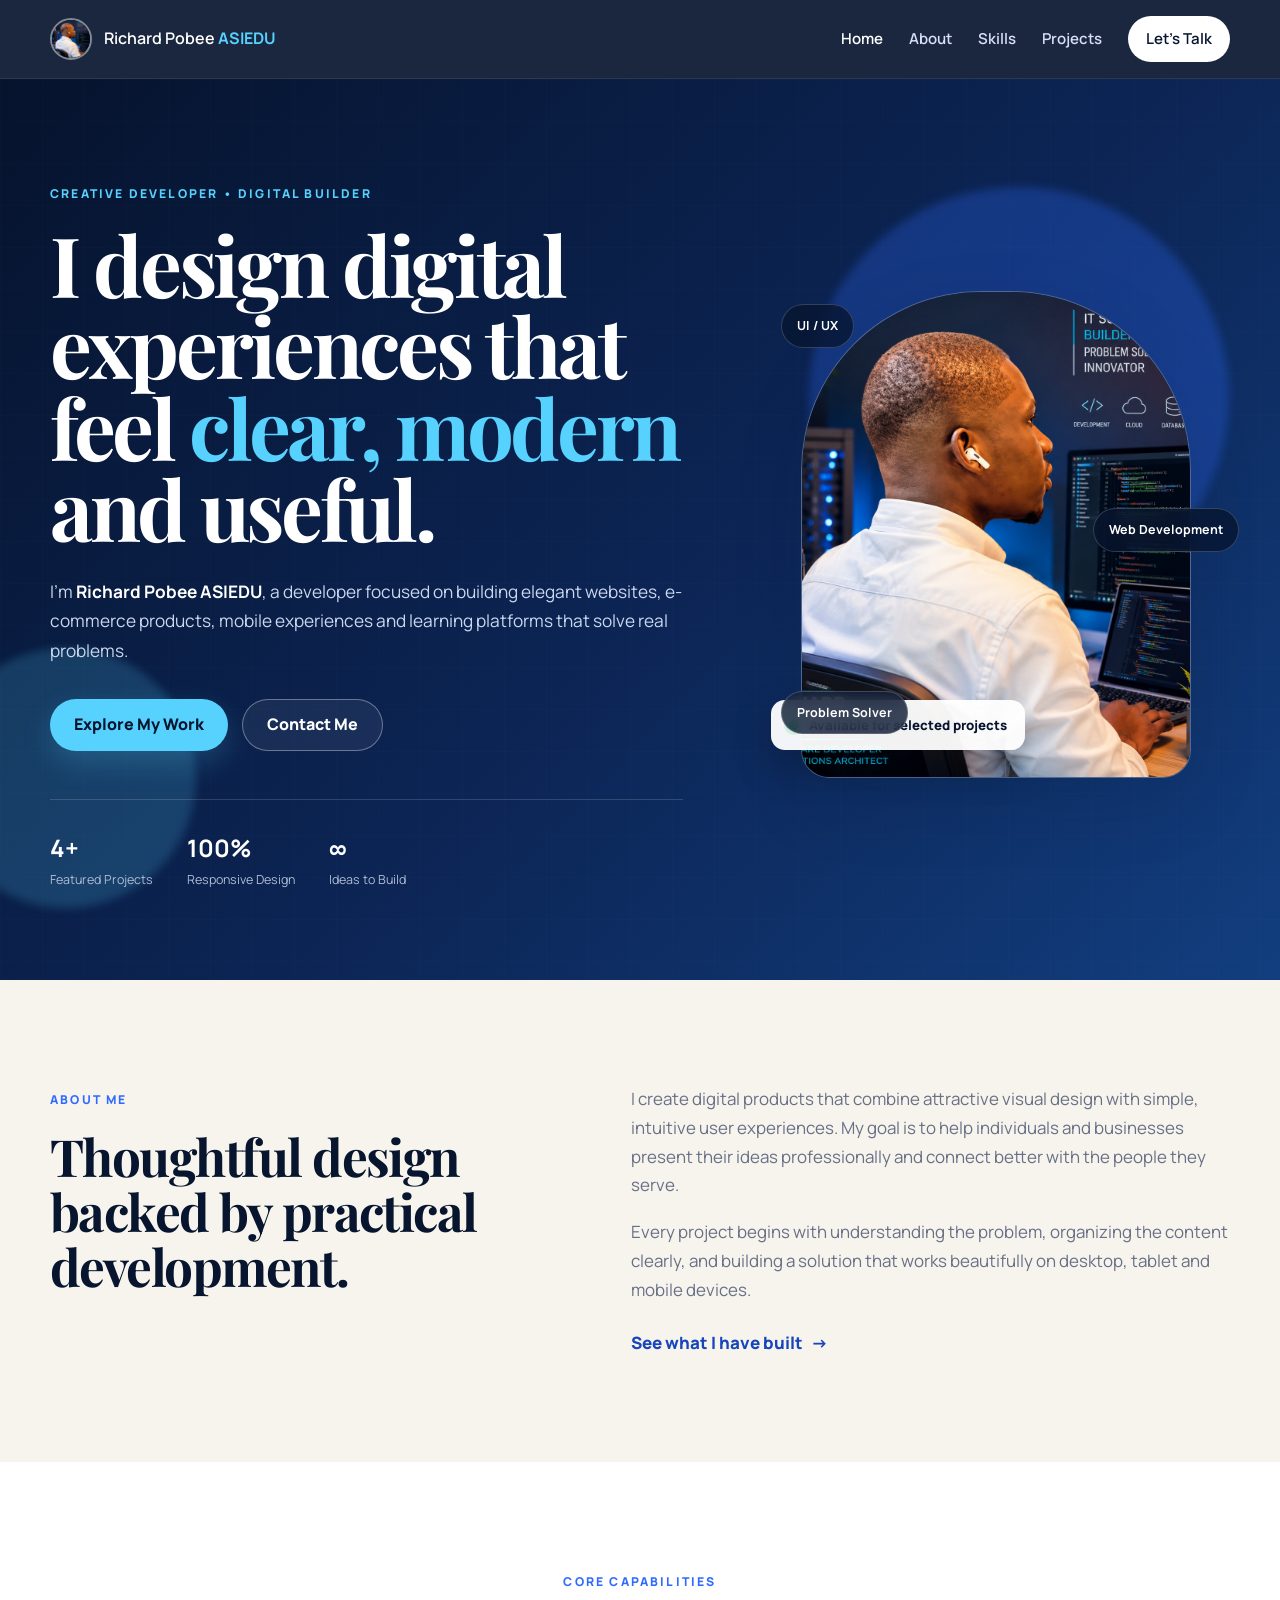
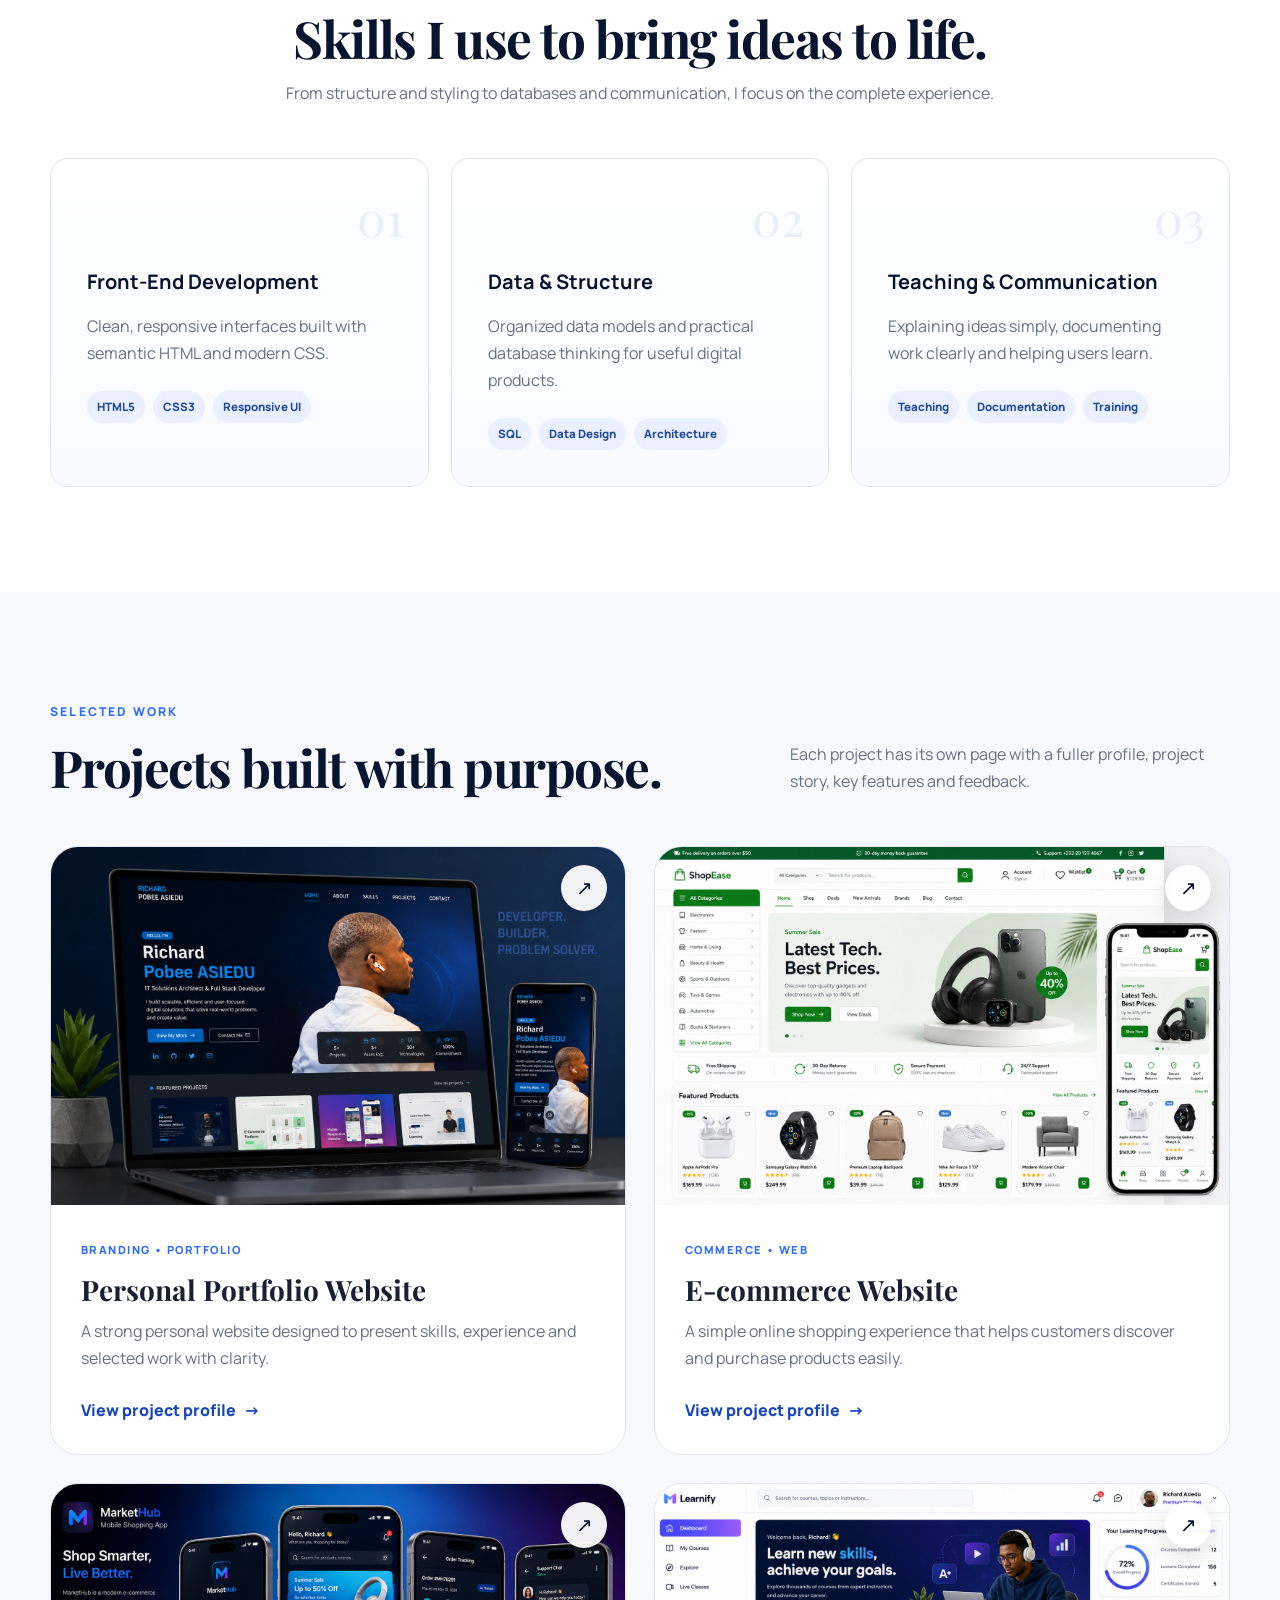
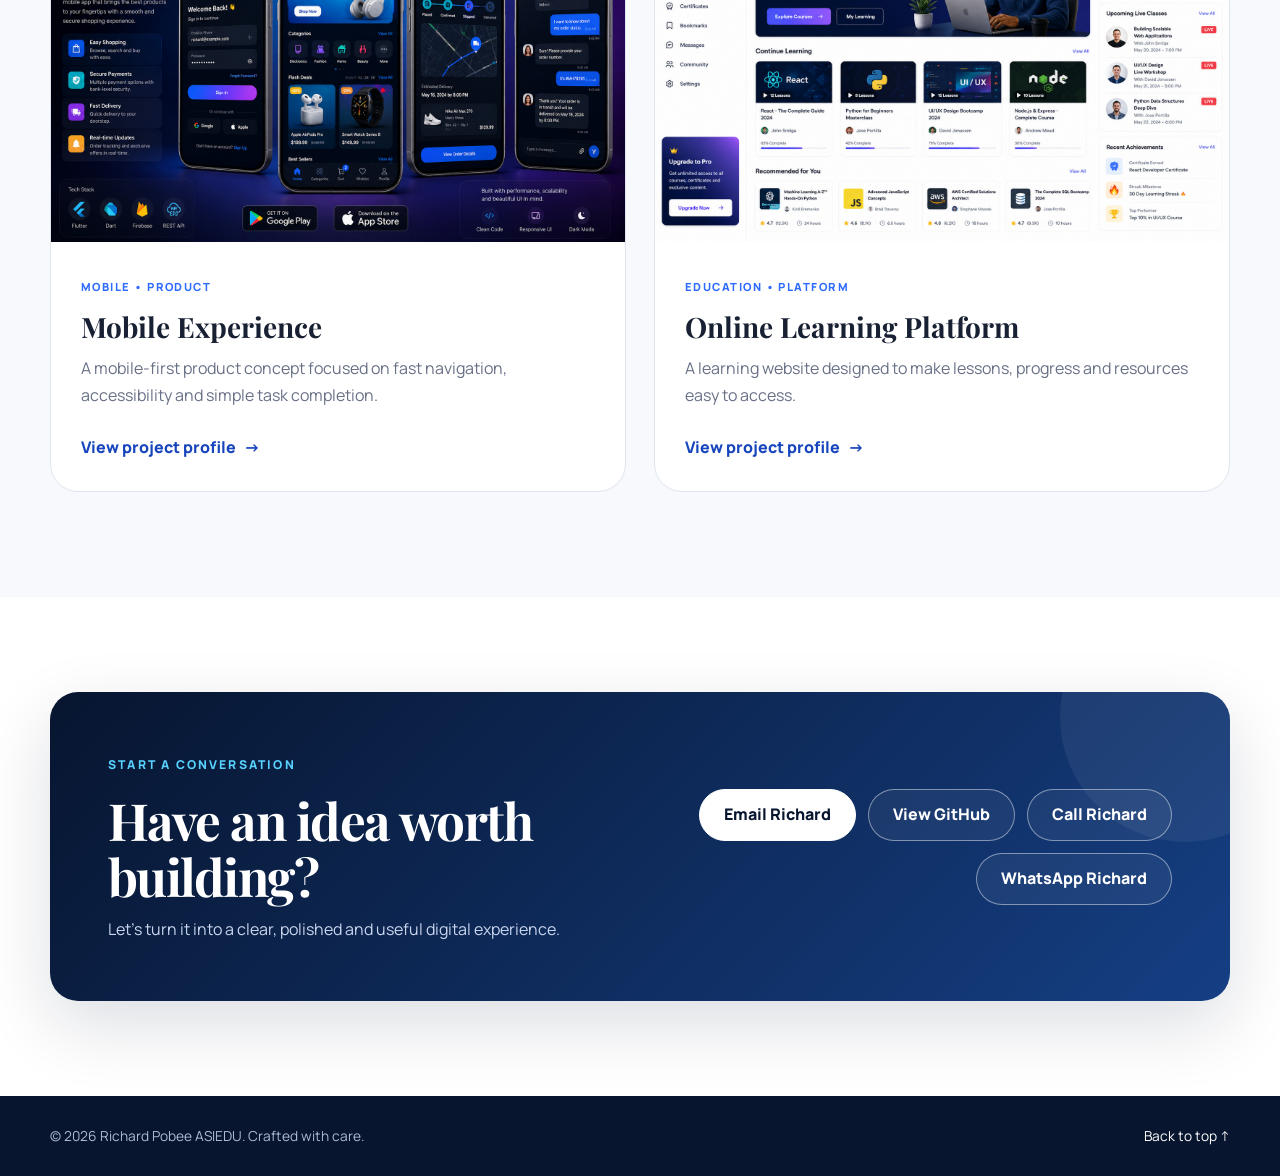
<file: index.html>
<!DOCTYPE html>
<html lang="en">
<head>
  <meta charset="UTF-8" />
  <meta name="viewport" content="width=device-width, initial-scale=1.0" />
  <meta name="description" content="Portfolio website of Richard Pobee ASIEDU, showcasing web, mobile, e-commerce and learning platform projects." />
  <title>Richard Pobee ASIEDU | Creative Developer</title>
  <link rel="preconnect" href="https://fonts.googleapis.com" />
  <link rel="preconnect" href="https://fonts.gstatic.com" crossorigin />
  <link href="https://fonts.googleapis.com/css2?family=Manrope:wght@400;500;600;700;800&family=Playfair+Display:wght@700&display=swap" rel="stylesheet" />
  <link rel="stylesheet" href="style.css" />
</head>
<body>
  <header class="site-header">
    <div class="container nav-row">
      <a class="brand" href="index.html" aria-label="Richard Pobee ASIEDU home">
        <img src="images/richard-profile.jpg" alt="Richard Pobee ASIEDU" />
        <span>Richard Pobee <strong>ASIEDU</strong></span>
      </a>

      <button class="menu-toggle" aria-label="Open navigation" onclick="document.body.classList.toggle('nav-open')">☰</button>

      <nav class="main-nav" aria-label="Main navigation">
        <a href="#home" class="active">Home</a>
        <a href="#about">About</a>
        <a href="#skills">Skills</a>
        <a href="#projects">Projects</a>
        <a href="#contact" class="nav-cta">Let’s Talk</a>
      </nav>
    </div>
  </header>

  <main>
    <section class="hero" id="home">
      <div class="hero-glow hero-glow-one"></div>
      <div class="hero-glow hero-glow-two"></div>
      <div class="container hero-grid">
        <div class="hero-copy">
          <span class="eyebrow">Creative Developer • Digital Builder</span>
          <h1>I design digital experiences that feel <em>clear, modern</em> and useful.</h1>
          <p class="hero-text">
            I’m <strong>Richard Pobee ASIEDU</strong>, a developer focused on building elegant websites, e-commerce products, mobile experiences and learning platforms that solve real problems.
          </p>
          <div class="hero-actions">
            <a href="#projects" class="btn btn-primary">Explore My Work</a>
            <a href="#contact" class="btn btn-secondary">Contact Me</a>
          </div>
          <div class="hero-stats" aria-label="Portfolio highlights">
            <div><strong>4+</strong><span>Featured Projects</span></div>
            <div><strong>100%</strong><span>Responsive Design</span></div>
            <div><strong>∞</strong><span>Ideas to Build</span></div>
          </div>
        </div>

        <div class="hero-visual">
          <div class="portrait-card">
            <div class="portrait-frame">
              <img src="images/richard-profile.jpg" alt="Portrait of Richard Pobee ASIEDU" />
            </div>
            <div class="status-card">
              <span class="status-dot"></span>
              Available for selected projects
            </div>
          </div>
          <div class="floating-tag tag-one">UI / UX</div>
          <div class="floating-tag tag-two">Web Development</div>
          <div class="floating-tag tag-three">Problem Solver</div>
        </div>
      </div>
    </section>

    <section class="section about" id="about">
      <div class="container about-grid">
        <div>
          <span class="section-kicker">About Me</span>
          <h2>Thoughtful design backed by practical development.</h2>
        </div>
        <div class="about-copy">
          <p>
            I create digital products that combine attractive visual design with simple, intuitive user experiences. My goal is to help individuals and businesses present their ideas professionally and connect better with the people they serve.
          </p>
          <p>
            Every project begins with understanding the problem, organizing the content clearly, and building a solution that works beautifully on desktop, tablet and mobile devices.
          </p>
          <a class="text-link" href="#projects">See what I have built <span>→</span></a>
        </div>
      </div>
    </section>

    <section class="section skills-section" id="skills">
      <div class="container">
        <div class="section-heading centered">
          <span class="section-kicker">Core Capabilities</span>
          <h2>Skills I use to bring ideas to life.</h2>
          <p>From structure and styling to databases and communication, I focus on the complete experience.</p>
        </div>

        <div class="skills-grid">
          <article class="skill-card">
            <span class="skill-number">01</span>
            <h3>Front-End Development</h3>
            <p>Clean, responsive interfaces built with semantic HTML and modern CSS.</p>
            <div class="chip-row"><span>HTML5</span><span>CSS3</span><span>Responsive UI</span></div>
          </article>
          <article class="skill-card">
            <span class="skill-number">02</span>
            <h3>Data & Structure</h3>
            <p>Organized data models and practical database thinking for useful digital products.</p>
            <div class="chip-row"><span>SQL</span><span>Data Design</span><span>Architecture</span></div>
          </article>
          <article class="skill-card">
            <span class="skill-number">03</span>
            <h3>Teaching & Communication</h3>
            <p>Explaining ideas simply, documenting work clearly and helping users learn.</p>
            <div class="chip-row"><span>Teaching</span><span>Documentation</span><span>Training</span></div>
          </article>
        </div>
      </div>
    </section>

    <section class="section projects-section" id="projects">
      <div class="container">
        <div class="section-heading project-heading">
          <div>
            <span class="section-kicker">Selected Work</span>
            <h2>Projects built with purpose.</h2>
          </div>
          <p>Each project has its own page with a fuller profile, project story, key features and feedback.</p>
        </div>

        <div class="project-grid">
          <article class="project-card project-card-featured">
            <a class="project-image" href="projects/portfolio.html">
              <img src="images/project-portfolio.jpg" alt="Personal portfolio website preview" />
              <span class="project-arrow">↗</span>
            </a>
            <div class="project-body">
              <span class="project-type">Branding • Portfolio</span>
              <h3><a href="projects/portfolio.html">Personal Portfolio Website</a></h3>
              <p>A strong personal website designed to present skills, experience and selected work with clarity.</p>
              <a href="projects/portfolio.html" class="text-link">View project profile <span>→</span></a>
            </div>
          </article>

          <article class="project-card">
            <a class="project-image" href="projects/ecommerce.html">
              <img src="images/project-ecommerce.jpg" alt="E-commerce website preview" />
              <span class="project-arrow">↗</span>
            </a>
            <div class="project-body">
              <span class="project-type">Commerce • Web</span>
              <h3><a href="projects/ecommerce.html">E-commerce Website</a></h3>
              <p>A simple online shopping experience that helps customers discover and purchase products easily.</p>
              <a href="projects/ecommerce.html" class="text-link">View project profile <span>→</span></a>
            </div>
          </article>

          <article class="project-card">
            <a class="project-image" href="projects/mobile.html">
              <img src="images/project-mobile.jpg" alt="Mobile application website preview" />
              <span class="project-arrow">↗</span>
            </a>
            <div class="project-body">
              <span class="project-type">Mobile • Product</span>
              <h3><a href="projects/mobile.html">Mobile Experience</a></h3>
              <p>A mobile-first product concept focused on fast navigation, accessibility and simple task completion.</p>
              <a href="projects/mobile.html" class="text-link">View project profile <span>→</span></a>
            </div>
          </article>

          <article class="project-card">
            <a class="project-image" href="projects/learning.html">
              <img src="images/project-learning.jpg" alt="Online learning platform preview" />
              <span class="project-arrow">↗</span>
            </a>
            <div class="project-body">
              <span class="project-type">Education • Platform</span>
              <h3><a href="projects/learning.html">Online Learning Platform</a></h3>
              <p>A learning website designed to make lessons, progress and resources easy to access.</p>
              <a href="projects/learning.html" class="text-link">View project profile <span>→</span></a>
            </div>
          </article>
        </div>
      </div>
    </section>

    <section class="section contact-section" id="contact">
      <div class="container contact-card">
        <div>
          <span class="section-kicker light">Start a Conversation</span>
          <h2>Have an idea worth building?</h2>
          <p>Let’s turn it into a clear, polished and useful digital experience.</p>
        </div>
         <div class="contact-actions">
    <a href="mailto:richardasiedu.business@gmail.com"
       class="btn btn-light">Email Richard</a>
    <a href="https://github.com/Richard675"
       class="btn btn-ghost"
       target="_blank"
       rel="noopener">View GitHub</a>
    <a href="tel:+233545713509"
       class="btn btn-ghost">Call Richard</a>
    <a href="https://wa.me/233545713509"
       class="btn btn-ghost"
       target="_blank"
       rel="noopener">WhatsApp Richard</a>
</div>
</div>
        </div>
      </div>
    </section>
  </main>

  <footer class="site-footer">
    <div class="container footer-row">
      <p>© 2026 Richard Pobee ASIEDU. Crafted with care.</p>
      <div>
        <a href="#home">Back to top ↑</a>
      </div>
    </div>
  </footer>
</body>
</html>
</file>
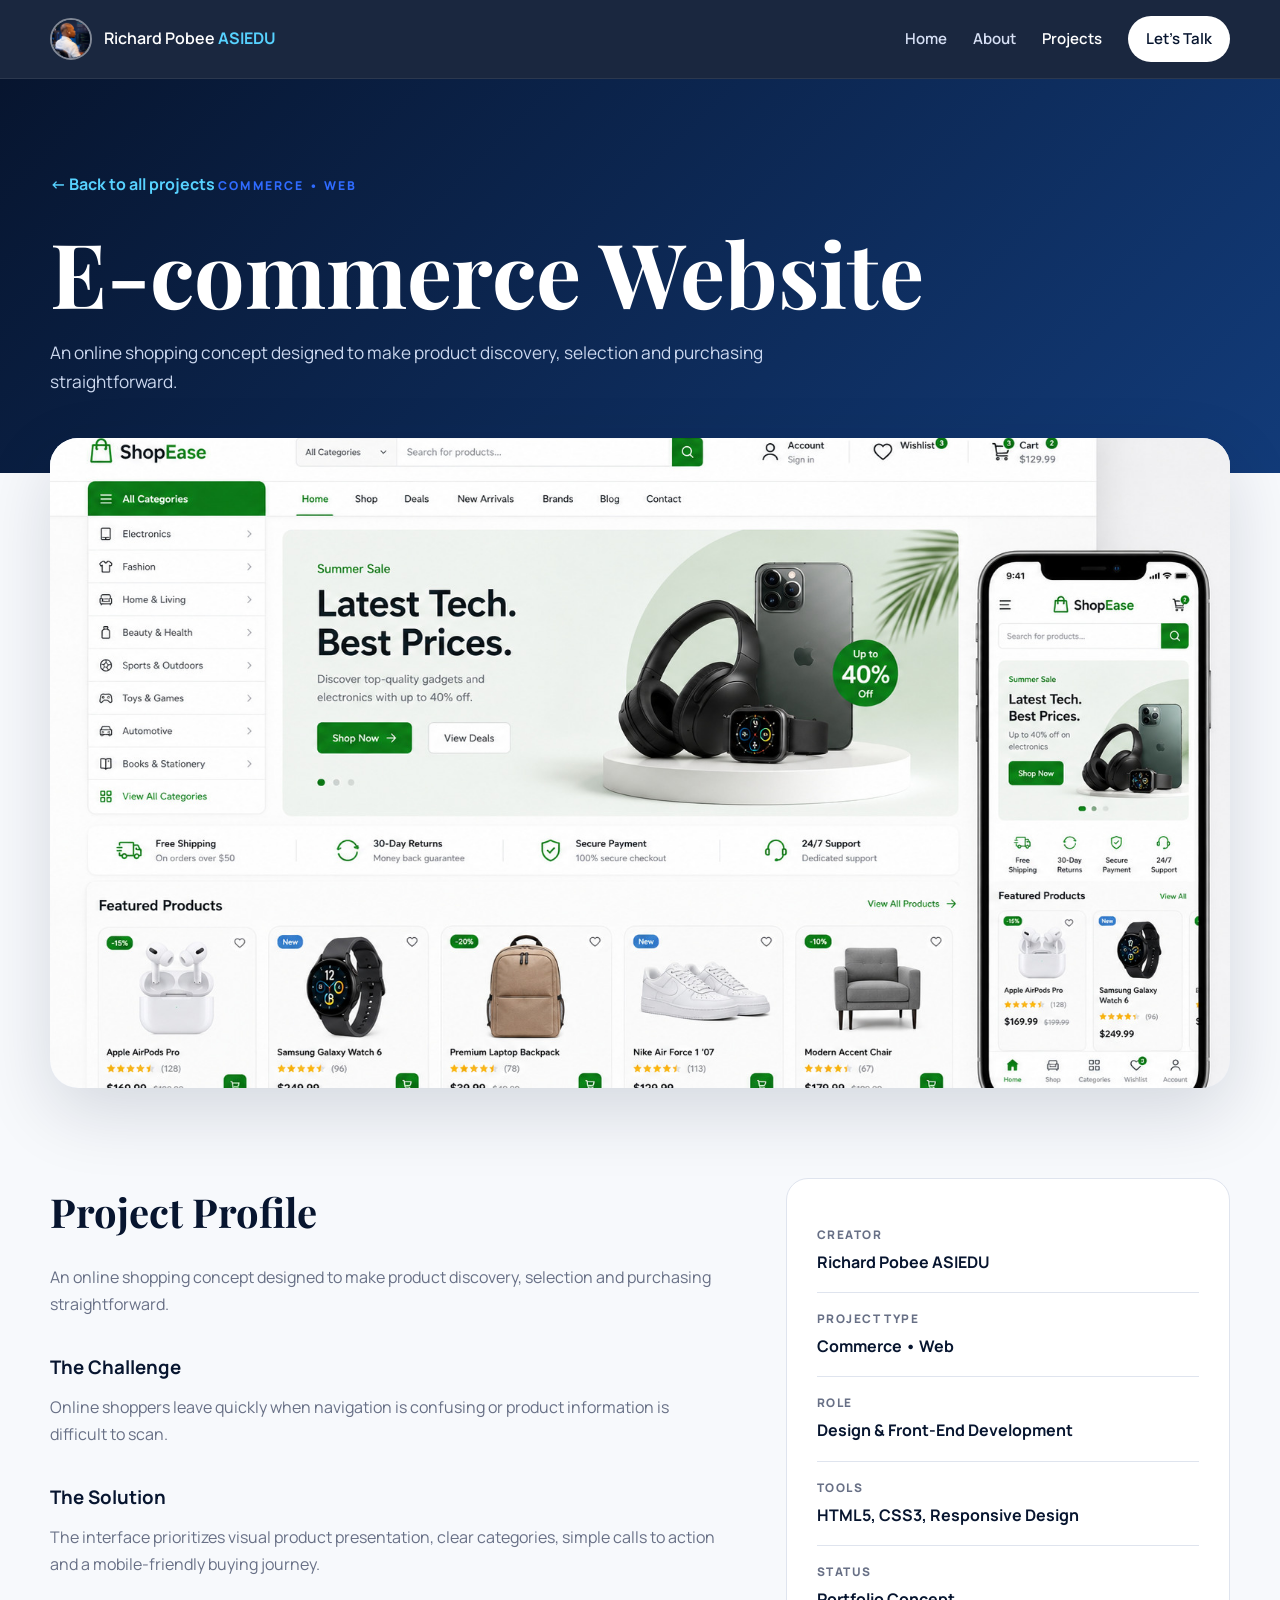
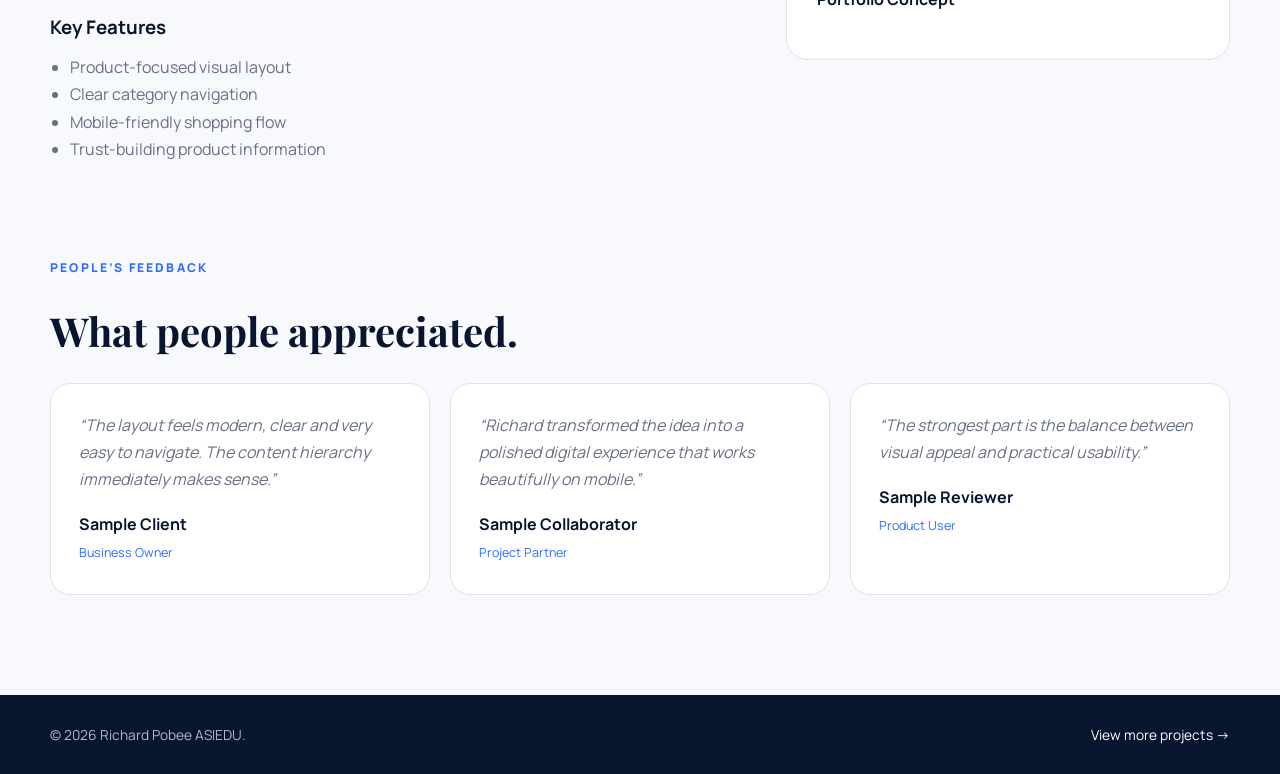
<file: projects/ecommerce.html>
<!DOCTYPE html>
<html lang="en">
<head>
  <meta charset="UTF-8" />
  <meta name="viewport" content="width=device-width, initial-scale=1.0" />
  <title>E-commerce Website | Richard Pobee ASIEDU</title>
  <link rel="preconnect" href="https://fonts.googleapis.com" />
  <link rel="preconnect" href="https://fonts.gstatic.com" crossorigin />
  <link href="https://fonts.googleapis.com/css2?family=Manrope:wght@400;500;600;700;800&family=Playfair+Display:wght@700&display=swap" rel="stylesheet" />
  <link rel="stylesheet" href="../style.css" />
</head>
<body class="project-page">
  <header class="site-header">
    <div class="container nav-row">
      <a class="brand" href="../index.html"><img src="../images/richard-profile.jpg" alt="Richard Pobee ASIEDU" /><span>Richard Pobee <strong>ASIEDU</strong></span></a>
      <nav class="main-nav"><a href="../index.html">Home</a><a href="../index.html#about">About</a><a href="../index.html#projects" class="active">Projects</a><a href="../index.html#contact" class="nav-cta">Let’s Talk</a></nav>
    </div>
  </header>
  <main>
    <section class="project-hero">
      <div class="container">
        <a class="back-link" href="../index.html#projects">← Back to all projects</a>
        <span class="eyebrow">Commerce • Web</span>
        <h1>E-commerce Website</h1>
        <p>An online shopping concept designed to make product discovery, selection and purchasing straightforward.</p>
      </div>
    </section>
    <div class="project-cover"><img src="../images/project-ecommerce.jpg" alt="E-commerce Website project preview" /></div>
    <section class="project-content">
      <div class="container project-profile-grid">
        <article class="prose">
          <h2>Project Profile</h2>
          <p>An online shopping concept designed to make product discovery, selection and purchasing straightforward.</p>
          <h3>The Challenge</h3>
          <p>Online shoppers leave quickly when navigation is confusing or product information is difficult to scan.</p>
          <h3>The Solution</h3>
          <p>The interface prioritizes visual product presentation, clear categories, simple calls to action and a mobile-friendly buying journey.</p>
          <h3>Key Features</h3>
          <ul><li>Product-focused visual layout</li><li>Clear category navigation</li><li>Mobile-friendly shopping flow</li><li>Trust-building product information</li></ul>
        </article>
        <aside class="project-facts">
          <div class="fact"><span>Creator</span><strong>Richard Pobee ASIEDU</strong></div>
          <div class="fact"><span>Project Type</span><strong>Commerce • Web</strong></div>
          <div class="fact"><span>Role</span><strong>Design & Front-End Development</strong></div>
          <div class="fact"><span>Tools</span><strong>HTML5, CSS3, Responsive Design</strong></div>
          <div class="fact"><span>Status</span><strong>Portfolio Concept</strong></div>
        </aside>
      </div>
    </section>
    <section class="feedback-section">
      <div class="container">
        <span class="section-kicker">People’s Feedback</span>
        <h2>What people appreciated.</h2>
        <div class="feedback-grid">
          <article class="feedback-card"><p>“The layout feels modern, clear and very easy to navigate. The content hierarchy immediately makes sense.”</p><strong>Sample Client</strong><span>Business Owner</span></article>
          <article class="feedback-card"><p>“Richard transformed the idea into a polished digital experience that works beautifully on mobile.”</p><strong>Sample Collaborator</strong><span>Project Partner</span></article>
          <article class="feedback-card"><p>“The strongest part is the balance between visual appeal and practical usability.”</p><strong>Sample Reviewer</strong><span>Product User</span></article>
        </div>
      </div>
    </section>
  </main>
  <footer class="site-footer"><div class="container footer-row"><p>© 2026 Richard Pobee ASIEDU.</p><a href="../index.html#projects">View more projects →</a></div></footer>
</body>
</html>
</file>
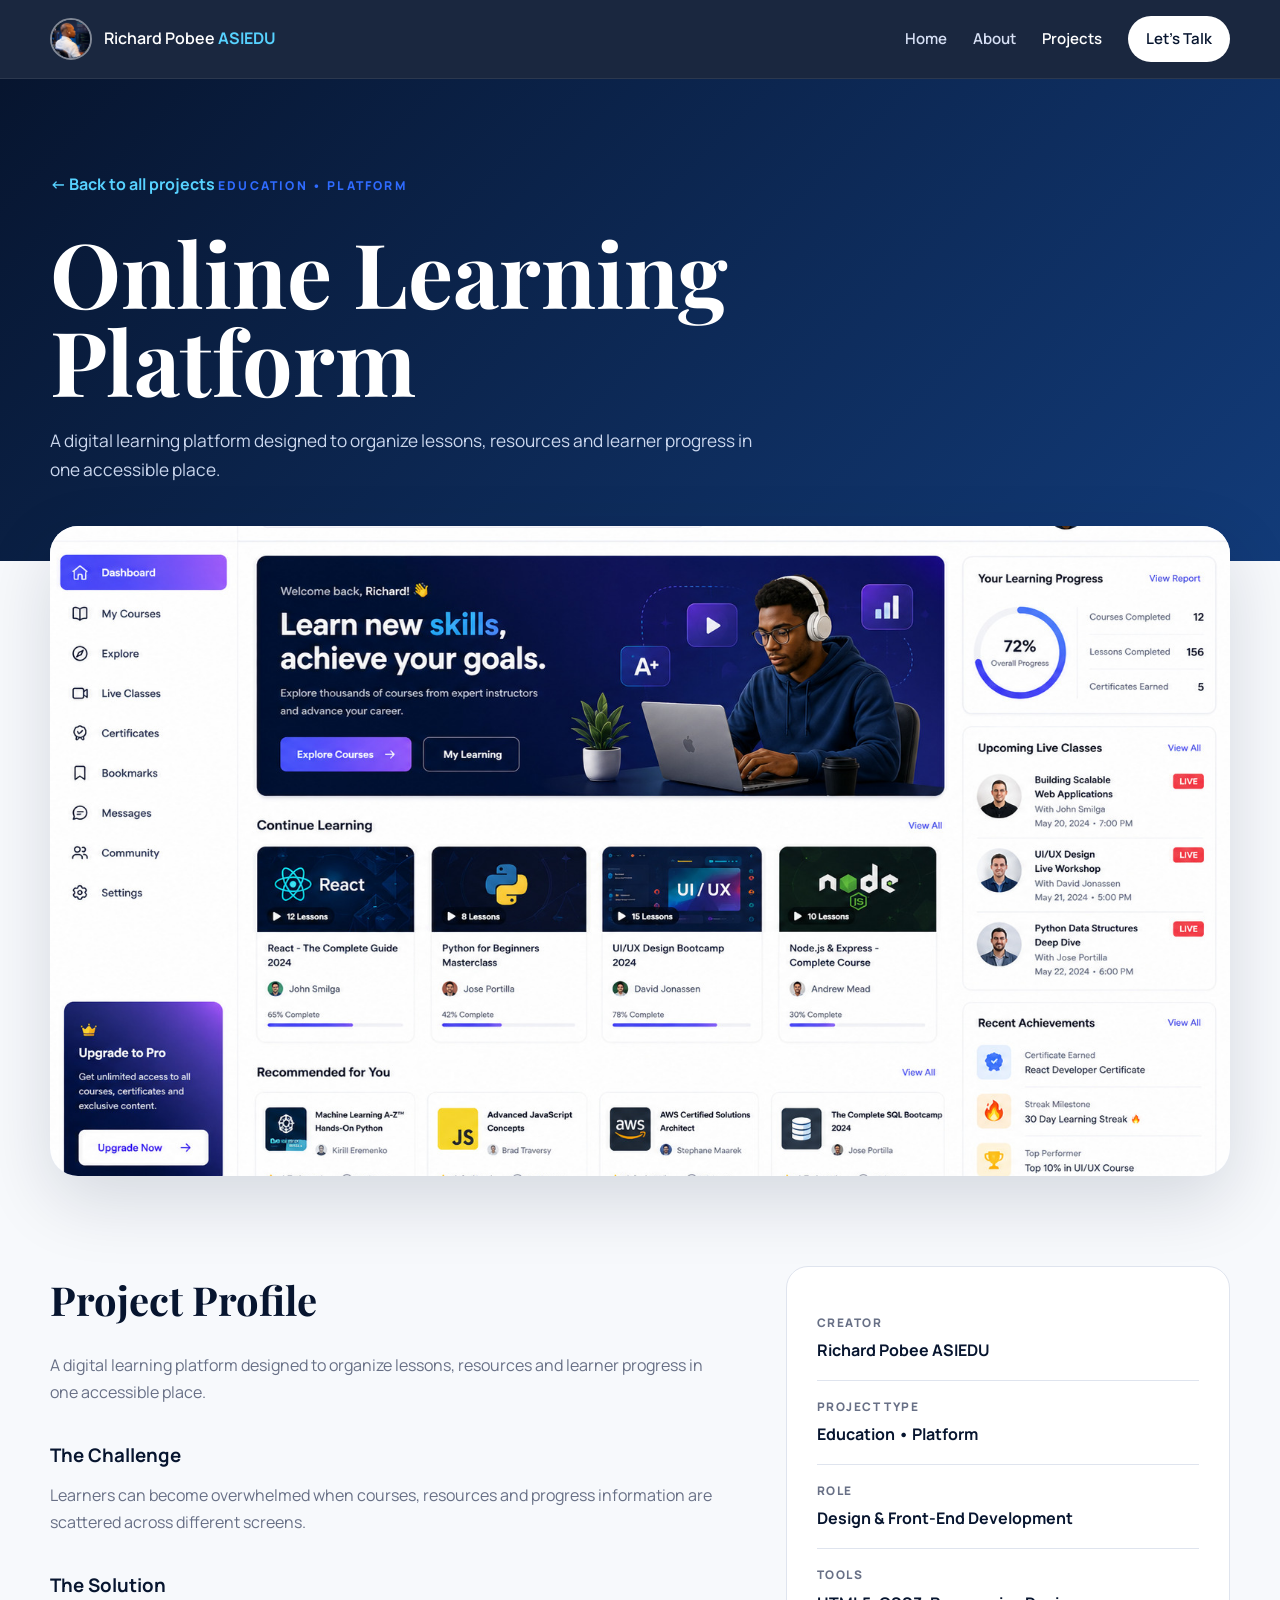
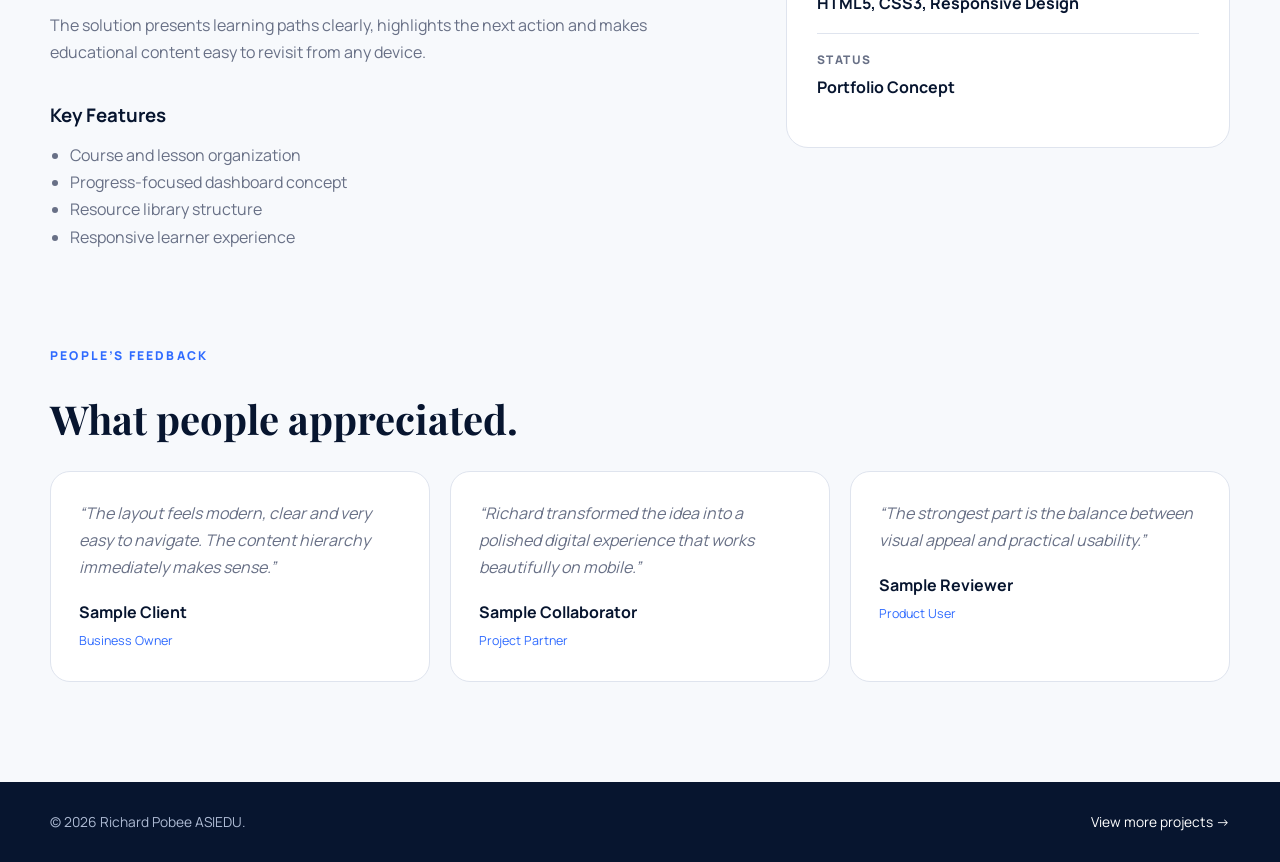
<file: projects/learning.html>
<!DOCTYPE html>
<html lang="en">
<head>
  <meta charset="UTF-8" />
  <meta name="viewport" content="width=device-width, initial-scale=1.0" />
  <title>Online Learning Platform | Richard Pobee ASIEDU</title>
  <link rel="preconnect" href="https://fonts.googleapis.com" />
  <link rel="preconnect" href="https://fonts.gstatic.com" crossorigin />
  <link href="https://fonts.googleapis.com/css2?family=Manrope:wght@400;500;600;700;800&family=Playfair+Display:wght@700&display=swap" rel="stylesheet" />
  <link rel="stylesheet" href="../style.css" />
</head>
<body class="project-page">
  <header class="site-header">
    <div class="container nav-row">
      <a class="brand" href="../index.html"><img src="../images/richard-profile.jpg" alt="Richard Pobee ASIEDU" /><span>Richard Pobee <strong>ASIEDU</strong></span></a>
      <nav class="main-nav"><a href="../index.html">Home</a><a href="../index.html#about">About</a><a href="../index.html#projects" class="active">Projects</a><a href="../index.html#contact" class="nav-cta">Let’s Talk</a></nav>
    </div>
  </header>
  <main>
    <section class="project-hero">
      <div class="container">
        <a class="back-link" href="../index.html#projects">← Back to all projects</a>
        <span class="eyebrow">Education • Platform</span>
        <h1>Online Learning Platform</h1>
        <p>A digital learning platform designed to organize lessons, resources and learner progress in one accessible place.</p>
      </div>
    </section>
    <div class="project-cover"><img src="../images/project-learning.jpg" alt="Online Learning Platform project preview" /></div>
    <section class="project-content">
      <div class="container project-profile-grid">
        <article class="prose">
          <h2>Project Profile</h2>
          <p>A digital learning platform designed to organize lessons, resources and learner progress in one accessible place.</p>
          <h3>The Challenge</h3>
          <p>Learners can become overwhelmed when courses, resources and progress information are scattered across different screens.</p>
          <h3>The Solution</h3>
          <p>The solution presents learning paths clearly, highlights the next action and makes educational content easy to revisit from any device.</p>
          <h3>Key Features</h3>
          <ul><li>Course and lesson organization</li><li>Progress-focused dashboard concept</li><li>Resource library structure</li><li>Responsive learner experience</li></ul>
        </article>
        <aside class="project-facts">
          <div class="fact"><span>Creator</span><strong>Richard Pobee ASIEDU</strong></div>
          <div class="fact"><span>Project Type</span><strong>Education • Platform</strong></div>
          <div class="fact"><span>Role</span><strong>Design & Front-End Development</strong></div>
          <div class="fact"><span>Tools</span><strong>HTML5, CSS3, Responsive Design</strong></div>
          <div class="fact"><span>Status</span><strong>Portfolio Concept</strong></div>
        </aside>
      </div>
    </section>
    <section class="feedback-section">
      <div class="container">
        <span class="section-kicker">People’s Feedback</span>
        <h2>What people appreciated.</h2>
        <div class="feedback-grid">
          <article class="feedback-card"><p>“The layout feels modern, clear and very easy to navigate. The content hierarchy immediately makes sense.”</p><strong>Sample Client</strong><span>Business Owner</span></article>
          <article class="feedback-card"><p>“Richard transformed the idea into a polished digital experience that works beautifully on mobile.”</p><strong>Sample Collaborator</strong><span>Project Partner</span></article>
          <article class="feedback-card"><p>“The strongest part is the balance between visual appeal and practical usability.”</p><strong>Sample Reviewer</strong><span>Product User</span></article>
        </div>
      </div>
    </section>
  </main>
  <footer class="site-footer"><div class="container footer-row"><p>© 2026 Richard Pobee ASIEDU.</p><a href="../index.html#projects">View more projects →</a></div></footer>
</body>
</html>
</file>
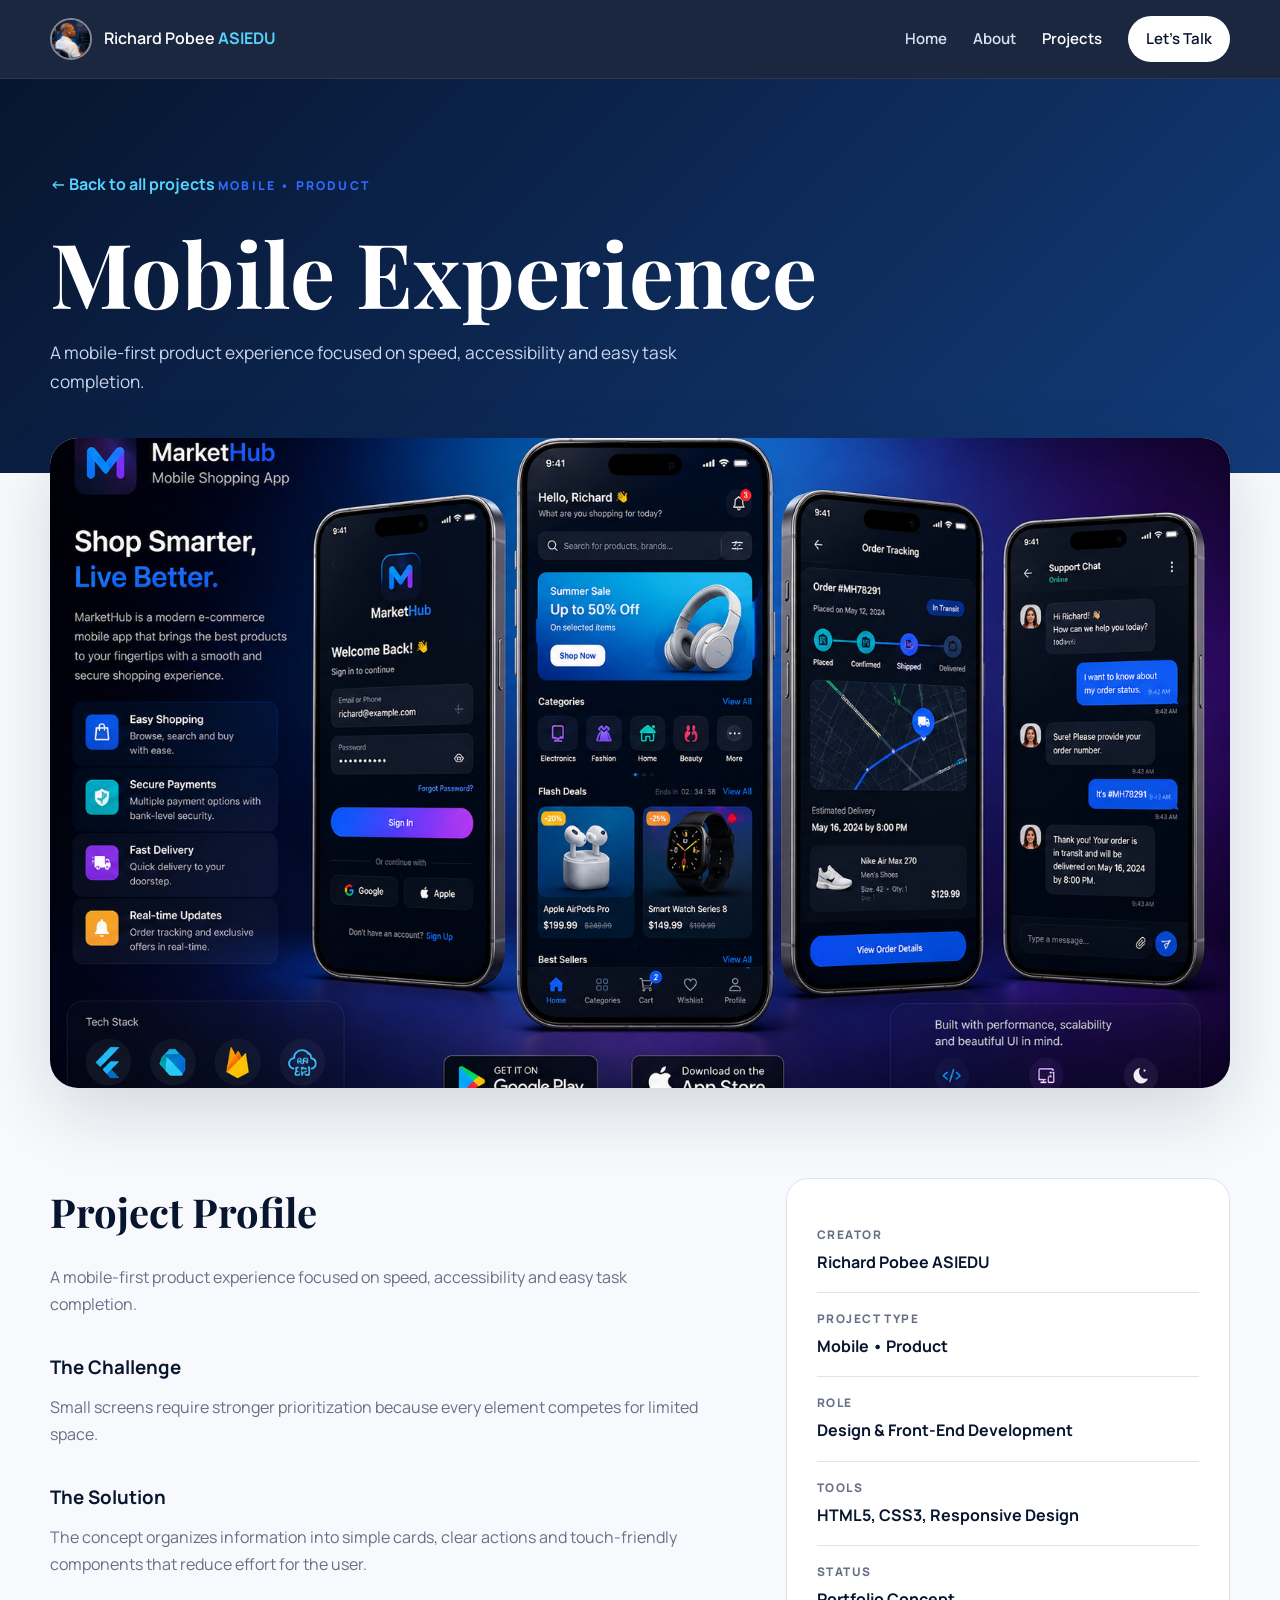
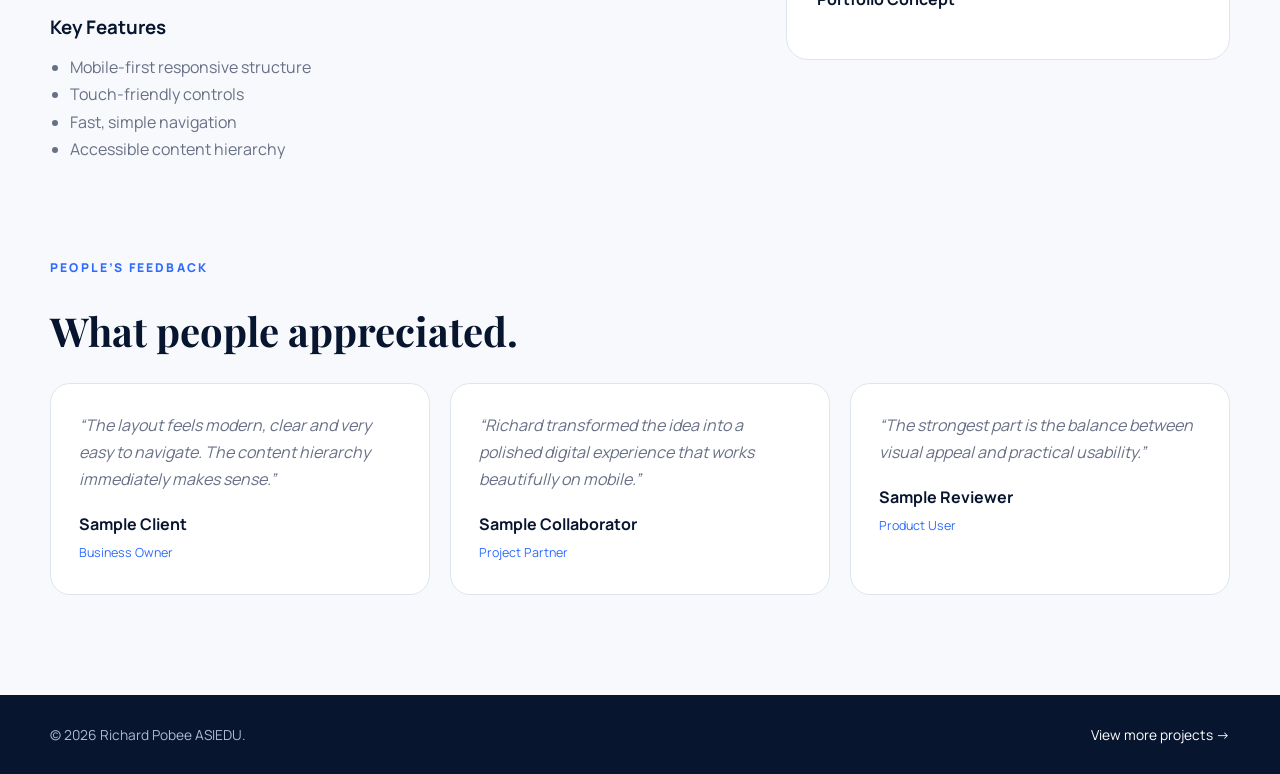
<file: projects/mobile.html>
<!DOCTYPE html>
<html lang="en">
<head>
  <meta charset="UTF-8" />
  <meta name="viewport" content="width=device-width, initial-scale=1.0" />
  <title>Mobile Experience | Richard Pobee ASIEDU</title>
  <link rel="preconnect" href="https://fonts.googleapis.com" />
  <link rel="preconnect" href="https://fonts.gstatic.com" crossorigin />
  <link href="https://fonts.googleapis.com/css2?family=Manrope:wght@400;500;600;700;800&family=Playfair+Display:wght@700&display=swap" rel="stylesheet" />
  <link rel="stylesheet" href="../style.css" />
</head>
<body class="project-page">
  <header class="site-header">
    <div class="container nav-row">
      <a class="brand" href="../index.html"><img src="../images/richard-profile.jpg" alt="Richard Pobee ASIEDU" /><span>Richard Pobee <strong>ASIEDU</strong></span></a>
      <nav class="main-nav"><a href="../index.html">Home</a><a href="../index.html#about">About</a><a href="../index.html#projects" class="active">Projects</a><a href="../index.html#contact" class="nav-cta">Let’s Talk</a></nav>
    </div>
  </header>
  <main>
    <section class="project-hero">
      <div class="container">
        <a class="back-link" href="../index.html#projects">← Back to all projects</a>
        <span class="eyebrow">Mobile • Product</span>
        <h1>Mobile Experience</h1>
        <p>A mobile-first product experience focused on speed, accessibility and easy task completion.</p>
      </div>
    </section>
    <div class="project-cover"><img src="../images/project-mobile.jpg" alt="Mobile Experience project preview" /></div>
    <section class="project-content">
      <div class="container project-profile-grid">
        <article class="prose">
          <h2>Project Profile</h2>
          <p>A mobile-first product experience focused on speed, accessibility and easy task completion.</p>
          <h3>The Challenge</h3>
          <p>Small screens require stronger prioritization because every element competes for limited space.</p>
          <h3>The Solution</h3>
          <p>The concept organizes information into simple cards, clear actions and touch-friendly components that reduce effort for the user.</p>
          <h3>Key Features</h3>
          <ul><li>Mobile-first responsive structure</li><li>Touch-friendly controls</li><li>Fast, simple navigation</li><li>Accessible content hierarchy</li></ul>
        </article>
        <aside class="project-facts">
          <div class="fact"><span>Creator</span><strong>Richard Pobee ASIEDU</strong></div>
          <div class="fact"><span>Project Type</span><strong>Mobile • Product</strong></div>
          <div class="fact"><span>Role</span><strong>Design & Front-End Development</strong></div>
          <div class="fact"><span>Tools</span><strong>HTML5, CSS3, Responsive Design</strong></div>
          <div class="fact"><span>Status</span><strong>Portfolio Concept</strong></div>
        </aside>
      </div>
    </section>
    <section class="feedback-section">
      <div class="container">
        <span class="section-kicker">People’s Feedback</span>
        <h2>What people appreciated.</h2>
        <div class="feedback-grid">
          <article class="feedback-card"><p>“The layout feels modern, clear and very easy to navigate. The content hierarchy immediately makes sense.”</p><strong>Sample Client</strong><span>Business Owner</span></article>
          <article class="feedback-card"><p>“Richard transformed the idea into a polished digital experience that works beautifully on mobile.”</p><strong>Sample Collaborator</strong><span>Project Partner</span></article>
          <article class="feedback-card"><p>“The strongest part is the balance between visual appeal and practical usability.”</p><strong>Sample Reviewer</strong><span>Product User</span></article>
        </div>
      </div>
    </section>
  </main>
  <footer class="site-footer"><div class="container footer-row"><p>© 2026 Richard Pobee ASIEDU.</p><a href="../index.html#projects">View more projects →</a></div></footer>
</body>
</html>
</file>
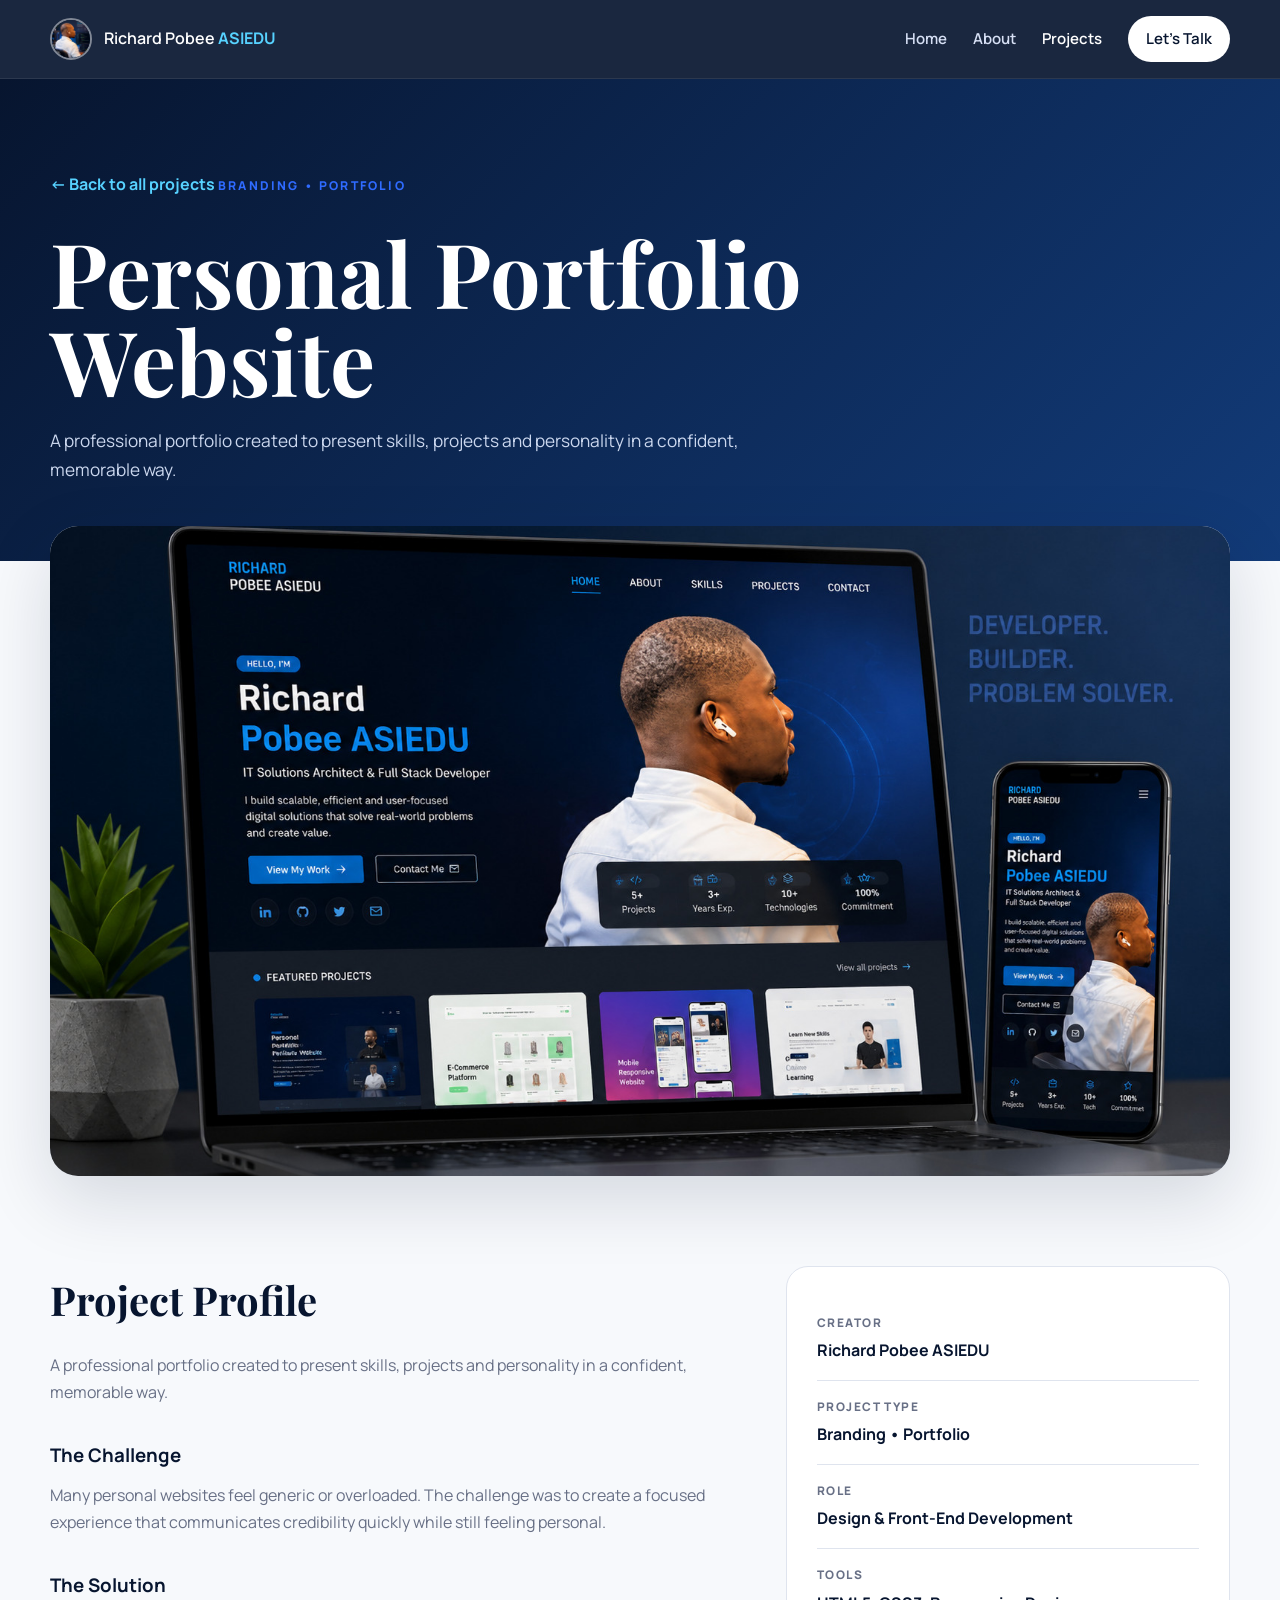
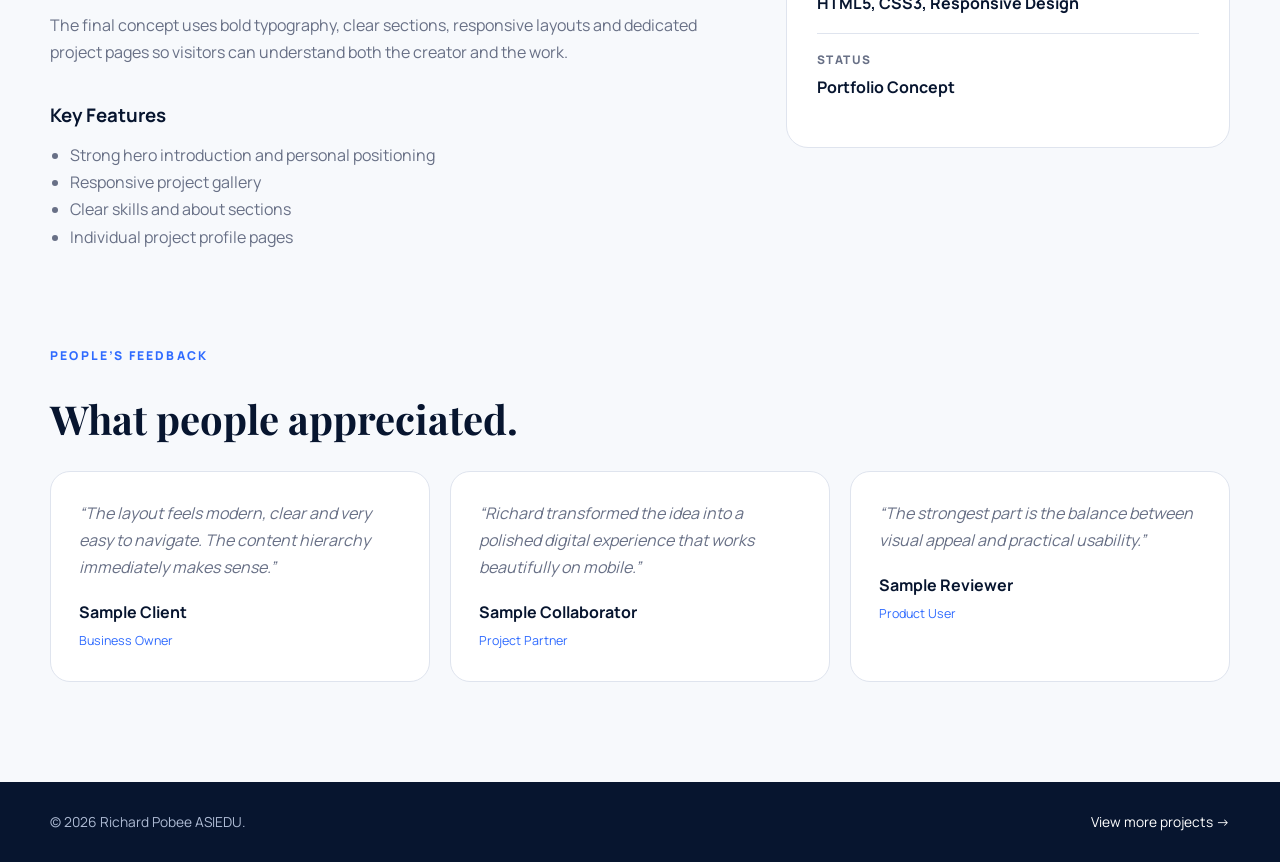
<file: projects/portfolio.html>
<!DOCTYPE html>
<html lang="en">
<head>
  <meta charset="UTF-8" />
  <meta name="viewport" content="width=device-width, initial-scale=1.0" />
  <title>Personal Portfolio Website | Richard Pobee ASIEDU</title>
  <link rel="preconnect" href="https://fonts.googleapis.com" />
  <link rel="preconnect" href="https://fonts.gstatic.com" crossorigin />
  <link href="https://fonts.googleapis.com/css2?family=Manrope:wght@400;500;600;700;800&family=Playfair+Display:wght@700&display=swap" rel="stylesheet" />
  <link rel="stylesheet" href="../style.css" />
</head>
<body class="project-page">
  <header class="site-header">
    <div class="container nav-row">
      <a class="brand" href="../index.html"><img src="../images/richard-profile.jpg" alt="Richard Pobee ASIEDU" /><span>Richard Pobee <strong>ASIEDU</strong></span></a>
      <nav class="main-nav"><a href="../index.html">Home</a><a href="../index.html#about">About</a><a href="../index.html#projects" class="active">Projects</a><a href="../index.html#contact" class="nav-cta">Let’s Talk</a></nav>
    </div>
  </header>
  <main>
    <section class="project-hero">
      <div class="container">
        <a class="back-link" href="../index.html#projects">← Back to all projects</a>
        <span class="eyebrow">Branding • Portfolio</span>
        <h1>Personal Portfolio Website</h1>
        <p>A professional portfolio created to present skills, projects and personality in a confident, memorable way.</p>
      </div>
    </section>
    <div class="project-cover"><img src="../images/project-portfolio.jpg" alt="Personal Portfolio Website project preview" /></div>
    <section class="project-content">
      <div class="container project-profile-grid">
        <article class="prose">
          <h2>Project Profile</h2>
          <p>A professional portfolio created to present skills, projects and personality in a confident, memorable way.</p>
          <h3>The Challenge</h3>
          <p>Many personal websites feel generic or overloaded. The challenge was to create a focused experience that communicates credibility quickly while still feeling personal.</p>
          <h3>The Solution</h3>
          <p>The final concept uses bold typography, clear sections, responsive layouts and dedicated project pages so visitors can understand both the creator and the work.</p>
          <h3>Key Features</h3>
          <ul><li>Strong hero introduction and personal positioning</li><li>Responsive project gallery</li><li>Clear skills and about sections</li><li>Individual project profile pages</li></ul>
        </article>
        <aside class="project-facts">
          <div class="fact"><span>Creator</span><strong>Richard Pobee ASIEDU</strong></div>
          <div class="fact"><span>Project Type</span><strong>Branding • Portfolio</strong></div>
          <div class="fact"><span>Role</span><strong>Design & Front-End Development</strong></div>
          <div class="fact"><span>Tools</span><strong>HTML5, CSS3, Responsive Design</strong></div>
          <div class="fact"><span>Status</span><strong>Portfolio Concept</strong></div>
        </aside>
      </div>
    </section>
    <section class="feedback-section">
      <div class="container">
        <span class="section-kicker">People’s Feedback</span>
        <h2>What people appreciated.</h2>
        <div class="feedback-grid">
          <article class="feedback-card"><p>“The layout feels modern, clear and very easy to navigate. The content hierarchy immediately makes sense.”</p><strong>Sample Client</strong><span>Business Owner</span></article>
          <article class="feedback-card"><p>“Richard transformed the idea into a polished digital experience that works beautifully on mobile.”</p><strong>Sample Collaborator</strong><span>Project Partner</span></article>
          <article class="feedback-card"><p>“The strongest part is the balance between visual appeal and practical usability.”</p><strong>Sample Reviewer</strong><span>Product User</span></article>
        </div>
      </div>
    </section>
  </main>
  <footer class="site-footer"><div class="container footer-row"><p>© 2026 Richard Pobee ASIEDU.</p><a href="../index.html#projects">View more projects →</a></div></footer>
</body>
</html>
</file>
<file: style.css>
:root {
  --navy: #07152f;
  --navy-soft: #10244b;
  --blue: #2f6bff;
  --blue-dark: #1745bb;
  --cyan: #57d2ff;
  --cream: #f7f4ed;
  --white: #ffffff;
  --text: #182033;
  --muted: #687086;
  --line: #dfe4ee;
  --surface: #f7f9fc;
  --radius-lg: 28px;
  --radius-md: 18px;
  --shadow: 0 24px 70px rgba(7, 21, 47, 0.14);
}

* { box-sizing: border-box; margin: 0; padding: 0; }
html { scroll-behavior: smooth; }
body {
  font-family: "Manrope", Arial, sans-serif;
  color: var(--text);
  background: var(--white);
  line-height: 1.7;
  overflow-x: hidden;
}
img { max-width: 100%; display: block; }
a { color: inherit; }
.container { width: min(1180px, calc(100% - 40px)); margin-inline: auto; }

.site-header {
  position: sticky;
  top: 0;
  z-index: 1000;
  background: rgba(7, 21, 47, 0.92);
  backdrop-filter: blur(16px);
  border-bottom: 1px solid rgba(255,255,255,0.08);
}
.nav-row { min-height: 78px; display: flex; align-items: center; justify-content: space-between; gap: 24px; }
.brand { display: inline-flex; align-items: center; gap: 12px; color: #fff; text-decoration: none; font-weight: 600; }
.brand img { width: 42px; height: 42px; object-fit: cover; border-radius: 50%; border: 2px solid rgba(255,255,255,.45); }
.brand strong { color: var(--cyan); }
.main-nav { display: flex; align-items: center; gap: 26px; }
.main-nav a { color: #d7e0f5; text-decoration: none; font-size: .94rem; font-weight: 600; transition: .2s; }
.main-nav a:hover, .main-nav a.active { color: #fff; }
.main-nav .nav-cta { background: #fff; color: var(--navy); padding: 10px 18px; border-radius: 999px; }
.menu-toggle { display: none; border: 0; background: transparent; color: #fff; font-size: 1.7rem; cursor: pointer; }

.hero {
  position: relative;
  isolation: isolate;
  overflow: hidden;
  min-height: 760px;
  display: grid;
  align-items: center;
  background: linear-gradient(135deg, #06132d 0%, #0c2555 55%, #123e7f 100%);
  color: #fff;
  padding: 100px 0 90px;
}
.hero::after {
  content: "";
  position: absolute;
  inset: 0;
  z-index: -2;
  opacity: .14;
  background-image: linear-gradient(rgba(255,255,255,.07) 1px, transparent 1px), linear-gradient(90deg, rgba(255,255,255,.07) 1px, transparent 1px);
  background-size: 42px 42px;
}
.hero-glow { position: absolute; border-radius: 50%; filter: blur(4px); z-index: -1; }
.hero-glow-one { width: 420px; height: 420px; background: rgba(47,107,255,.28); right: 4%; top: 12%; }
.hero-glow-two { width: 260px; height: 260px; background: rgba(87,210,255,.18); left: -5%; bottom: 8%; }
.hero-grid { display: grid; grid-template-columns: 1.15fr .85fr; gap: 80px; align-items: center; }
.eyebrow, .section-kicker { display: inline-block; text-transform: uppercase; letter-spacing: .18em; font-size: .76rem; font-weight: 800; color: var(--blue); margin-bottom: 18px; }
.hero .eyebrow { color: var(--cyan); }
.hero h1 { font-family: "Playfair Display", Georgia, serif; font-size: clamp(3.3rem, 6.5vw, 6.5rem); line-height: .98; letter-spacing: -.04em; max-width: 820px; }
.hero h1 em { color: var(--cyan); font-style: normal; }
.hero-text { max-width: 680px; color: #cbd7ee; font-size: 1.08rem; margin: 28px 0 34px; }
.hero-text strong { color: #fff; }
.hero-actions { display: flex; flex-wrap: wrap; gap: 14px; }
.btn { display: inline-flex; justify-content: center; align-items: center; min-height: 52px; padding: 0 24px; border-radius: 999px; text-decoration: none; font-weight: 800; transition: transform .2s, box-shadow .2s, background .2s; }
.btn:hover { transform: translateY(-2px); }
.btn-primary { background: var(--cyan); color: var(--navy); box-shadow: 0 12px 30px rgba(87,210,255,.2); }
.btn-secondary { border: 1px solid rgba(255,255,255,.35); color: #fff; background: rgba(255,255,255,.06); }
.hero-stats { display: flex; gap: 34px; margin-top: 48px; padding-top: 28px; border-top: 1px solid rgba(255,255,255,.15); }
.hero-stats div { display: grid; }
.hero-stats strong { font-size: 1.5rem; color: #fff; }
.hero-stats span { color: #aebbd4; font-size: .78rem; }
.hero-visual { position: relative; min-height: 520px; display: grid; place-items: center; }
.portrait-card { width: min(390px, 100%); position: relative; }
.portrait-frame { aspect-ratio: 4 / 5; border-radius: 180px 180px 28px 28px; overflow: hidden; border: 1px solid rgba(255,255,255,.25); box-shadow: var(--shadow); background: #17356c; }
.portrait-frame img { width: 100%; height: 100%; object-fit: cover; }
.status-card { position: absolute; left: -30px; bottom: 28px; display: flex; align-items: center; gap: 10px; padding: 14px 18px; border-radius: 14px; background: rgba(255,255,255,.95); color: var(--navy); font-size: .83rem; font-weight: 800; box-shadow: 0 16px 38px rgba(0,0,0,.25); }
.status-dot { width: 10px; height: 10px; background: #29c675; border-radius: 50%; box-shadow: 0 0 0 5px rgba(41,198,117,.16); }
.floating-tag { position: absolute; padding: 10px 15px; border-radius: 999px; background: rgba(7,21,47,.76); border: 1px solid rgba(255,255,255,.18); color: #fff; font-size: .78rem; font-weight: 700; backdrop-filter: blur(10px); }
.tag-one { top: 30px; left: 4%; }
.tag-two { right: -2%; top: 45%; }
.tag-three { bottom: 60px; left: 4%; }

.section { padding: 105px 0; }
.about { background: var(--cream); }
.about-grid { display: grid; grid-template-columns: .9fr 1.1fr; gap: 90px; align-items: start; }
.section h2 { font-family: "Playfair Display", Georgia, serif; font-size: clamp(2.3rem, 4vw, 4rem); line-height: 1.08; letter-spacing: -.03em; color: var(--navy); }
.about-copy { font-size: 1.06rem; color: var(--muted); }
.about-copy p + p { margin-top: 18px; }
.text-link { display: inline-flex; align-items: center; gap: 8px; margin-top: 24px; color: var(--blue-dark); text-decoration: none; font-weight: 800; }
.text-link span { transition: transform .2s; }
.text-link:hover span { transform: translateX(5px); }

.skills-section { background: #fff; }
.section-heading { margin-bottom: 50px; }
.section-heading.centered { max-width: 760px; text-align: center; margin-inline: auto; }
.section-heading p { color: var(--muted); margin-top: 14px; }
.skills-grid { display: grid; grid-template-columns: repeat(3, 1fr); gap: 22px; }
.skill-card { position: relative; padding: 36px; min-height: 310px; border: 1px solid var(--line); border-radius: var(--radius-md); background: linear-gradient(180deg, #fff, #f8faff); transition: .25s; overflow: hidden; }
.skill-card:hover { transform: translateY(-6px); box-shadow: var(--shadow); border-color: transparent; }
.skill-number { position: absolute; right: 24px; top: 18px; font-family: "Playfair Display", serif; font-size: 3rem; color: #e9eef9; }
.skill-card h3 { color: var(--navy); font-size: 1.25rem; margin: 70px 0 14px; }
.skill-card p { color: var(--muted); }
.chip-row { display: flex; flex-wrap: wrap; gap: 8px; margin-top: 24px; }
.chip-row span { padding: 6px 10px; border-radius: 999px; background: #eaf0ff; color: #244a9c; font-size: .72rem; font-weight: 800; }

.projects-section { background: var(--surface); }
.project-heading { display: flex; justify-content: space-between; align-items: end; gap: 60px; }
.project-heading > p { max-width: 440px; color: var(--muted); }
.project-grid { display: grid; grid-template-columns: repeat(2, 1fr); gap: 28px; }
.project-card { background: #fff; border-radius: var(--radius-lg); overflow: hidden; border: 1px solid var(--line); transition: .25s; }
.project-card:hover { transform: translateY(-7px); box-shadow: var(--shadow); }
.project-image { display: block; position: relative; aspect-ratio: 16 / 10; overflow: hidden; background: #dfe8f8; }
.project-image img { width: 100%; height: 100%; object-fit: cover; transition: transform .45s; }
.project-card:hover .project-image img { transform: scale(1.045); }
.project-arrow { position: absolute; right: 18px; top: 18px; width: 46px; height: 46px; display: grid; place-items: center; border-radius: 50%; background: rgba(255,255,255,.94); color: var(--navy); font-size: 1.25rem; box-shadow: 0 8px 22px rgba(0,0,0,.12); }
.project-body { padding: 30px; }
.project-type { color: var(--blue); text-transform: uppercase; letter-spacing: .13em; font-size: .7rem; font-weight: 800; }
.project-body h3 { font-family: "Playfair Display", serif; font-size: 1.75rem; line-height: 1.2; margin: 10px 0 12px; }
.project-body h3 a { text-decoration: none; }
.project-body p { color: var(--muted); }

/* =========================
   CONTACT SECTION
========================= */

.contact-section {
    padding-top: 95px;
    padding-bottom: 95px;
}

.contact-card {
    display: flex;
    justify-content: space-between;
    align-items: center;
    gap: 45px;
    padding: 58px;
    border-radius: var(--radius-lg);
    background: linear-gradient(135deg, var(--navy), #153f84);
    color: #fff;
    box-shadow: var(--shadow);
    position: relative;
    overflow: hidden;
}

/* Subtle decorative glow */
.contact-card::after {
    content: "";
    position: absolute;
    width: 250px;
    height: 250px;
    right: -80px;
    top: -100px;
    border-radius: 50%;
    background: rgba(255, 255, 255, 0.06);
    pointer-events: none;
}

.contact-card h2 {
    color: #fff;
    margin-bottom: 10px;
}

.contact-card p {
    color: #c9d6ee;
    margin-top: 12px;
    max-width: 520px;
}

.section-kicker.light {
    color: var(--cyan);
}

/* Contact buttons */
.contact-actions {
    display: flex;
    gap: 12px;
    flex-wrap: wrap;
    justify-content: flex-end;
    position: relative;
    z-index: 1;
}

.contact-actions .btn {
    min-width: 145px;
    text-align: center;
    transition:
        transform 0.25s ease,
        box-shadow 0.25s ease,
        background 0.25s ease;
}

.btn-light {
    background: #fff;
    color: var(--navy);
    border: 1px solid #fff;
}

.btn-light:hover {
    transform: translateY(-3px);
    box-shadow: 0 10px 25px rgba(0, 0, 0, 0.18);
}

.btn-ghost {
    border: 1px solid rgba(255, 255, 255, 0.45);
    color: #fff;
    background: rgba(255, 255, 255, 0.05);
}

.btn-ghost:hover {
    background: #fff;
    color: var(--navy);
    border-color: #fff;
    transform: translateY(-3px);
    box-shadow: 0 10px 25px rgba(0, 0, 0, 0.18);
}

/* Mobile */
@media (max-width: 768px) {
    .contact-card {
        flex-direction: column;
        align-items: flex-start;
        padding: 38px 28px;
    }

    .contact-actions {
        width: 100%;
        justify-content: flex-start;
    }

    .contact-actions .btn {
        flex: 1 1 100%;
        width: 100%;
    }
}
.site-footer { background: var(--navy); color: #aebbd4; padding: 28px 0; }
.footer-row { display: flex; justify-content: space-between; gap: 20px; align-items: center; font-size: .86rem; }
.footer-row a { color: #fff; text-decoration: none; }

/* Project detail pages */
.project-page { background: var(--surface); }
.project-hero { padding: 92px 0 76px; background: linear-gradient(135deg, #07152f, #123b79); color: #fff; }
.back-link { display: inline-block; margin-bottom: 30px; color: var(--cyan); text-decoration: none; font-weight: 700; }
.project-hero h1 { font-family: "Playfair Display", serif; font-size: clamp(3rem, 7vw, 6.2rem); line-height: .98; max-width: 900px; }
.project-hero p { max-width: 720px; color: #cbd7ee; margin-top: 22px; font-size: 1.08rem; }
.project-cover { width: min(1180px, calc(100% - 40px)); margin: -35px auto 0; border-radius: 28px; overflow: hidden; box-shadow: var(--shadow); background: #dfe8f8; }
.project-cover img { width: 100%; max-height: 650px; object-fit: cover; }
.project-content { padding: 90px 0; }
.project-profile-grid { display: grid; grid-template-columns: 1.2fr .8fr; gap: 70px; }
.prose h2, .feedback-section h2 { font-family: "Playfair Display", serif; color: var(--navy); font-size: 2.5rem; margin-bottom: 18px; }
.prose h3 { color: var(--navy); margin: 34px 0 10px; }
.prose p, .prose li { color: var(--muted); }
.prose ul { padding-left: 20px; }
.project-facts { background: #fff; border: 1px solid var(--line); border-radius: 22px; padding: 30px; height: fit-content; }
.fact { padding: 16px 0; border-bottom: 1px solid var(--line); }
.fact:last-child { border-bottom: 0; }
.fact span { display: block; color: var(--muted); font-size: .74rem; text-transform: uppercase; letter-spacing: .12em; font-weight: 800; }
.fact strong { display: block; margin-top: 4px; color: var(--navy); }
.feedback-section { padding: 0 0 100px; }
.feedback-grid { display: grid; grid-template-columns: repeat(3, 1fr); gap: 20px; }
.feedback-card { background: #fff; border: 1px solid var(--line); border-radius: 20px; padding: 28px; }
.feedback-card p { color: var(--muted); font-style: italic; }
.feedback-card strong { display: block; color: var(--navy); margin-top: 18px; }
.feedback-card span { color: var(--blue); font-size: .78rem; }

@media (max-width: 960px) {
  .hero-grid, .about-grid, .project-profile-grid { grid-template-columns: 1fr; }
  .hero-grid { gap: 35px; }
  .hero-visual { min-height: 480px; }
  .skills-grid { grid-template-columns: 1fr; }
  .project-heading, .contact-card { align-items: flex-start; flex-direction: column; }
  .feedback-grid { grid-template-columns: 1fr; }
}

@media (max-width: 760px) {
  .container { width: min(100% - 28px, 1180px); }
  .menu-toggle { display: block; }
  .main-nav { display: none; position: absolute; top: 78px; left: 0; right: 0; padding: 22px; background: var(--navy); flex-direction: column; align-items: stretch; border-top: 1px solid rgba(255,255,255,.08); }
  .nav-open .main-nav { display: flex; }
  .main-nav .nav-cta { text-align: center; }
  .hero { min-height: auto; padding: 74px 0 70px; }
  .hero h1 { font-size: clamp(2.75rem, 14vw, 4.6rem); }
  .hero-stats { gap: 18px; flex-wrap: wrap; }
  .hero-visual { min-height: 430px; }
  .portrait-card { width: 310px; }
  .status-card { left: 0; }
  .project-grid { grid-template-columns: 1fr; }
  .section { padding: 78px 0; }
  .contact-card { padding: 36px 28px; }
  .footer-row { flex-direction: column; text-align: center; }
}

@media (max-width: 460px) {
  .brand span { font-size: .82rem; }
  .hero-actions, .contact-actions { flex-direction: column; width: 100%; }
  .btn { width: 100%; }
  .floating-tag { display: none; }
  .hero-visual { min-height: 390px; }
  .portrait-card { width: 275px; }
  .hero-stats { display: grid; grid-template-columns: repeat(2, 1fr); }
}
</file>
